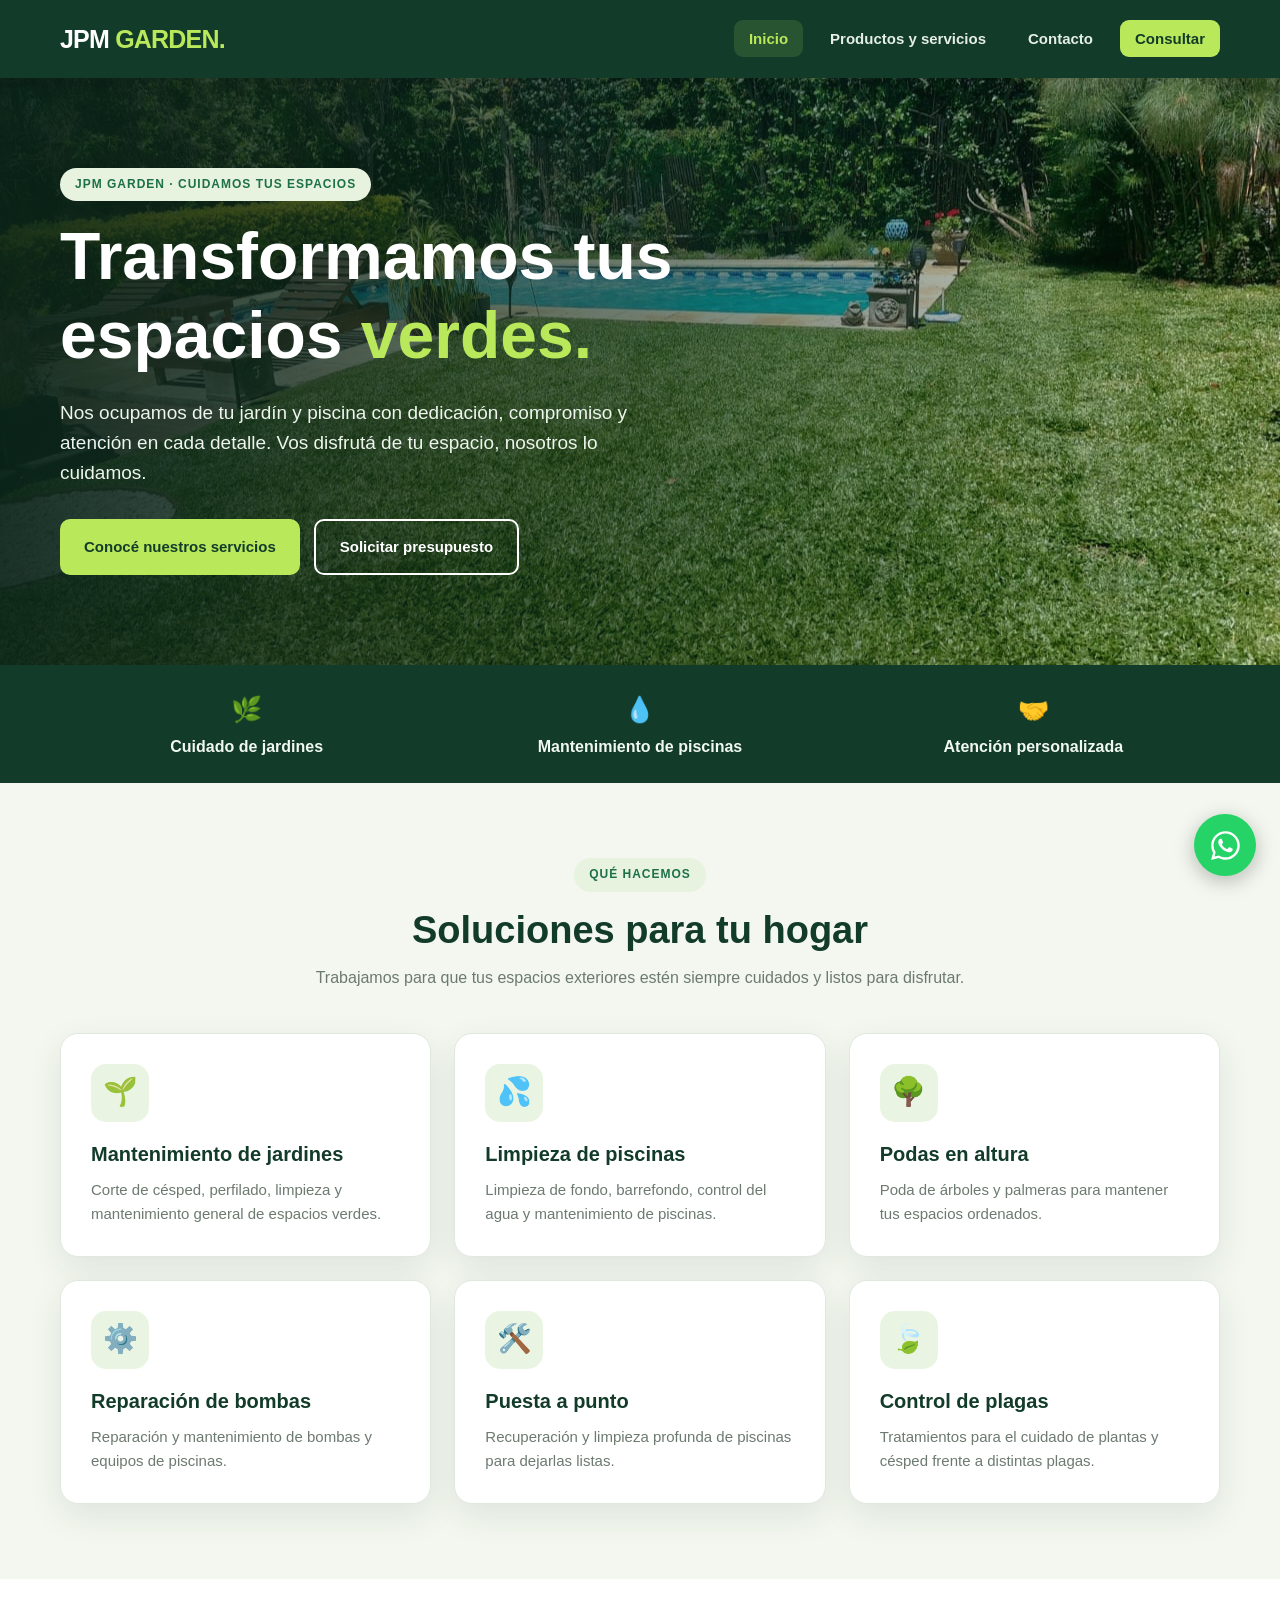
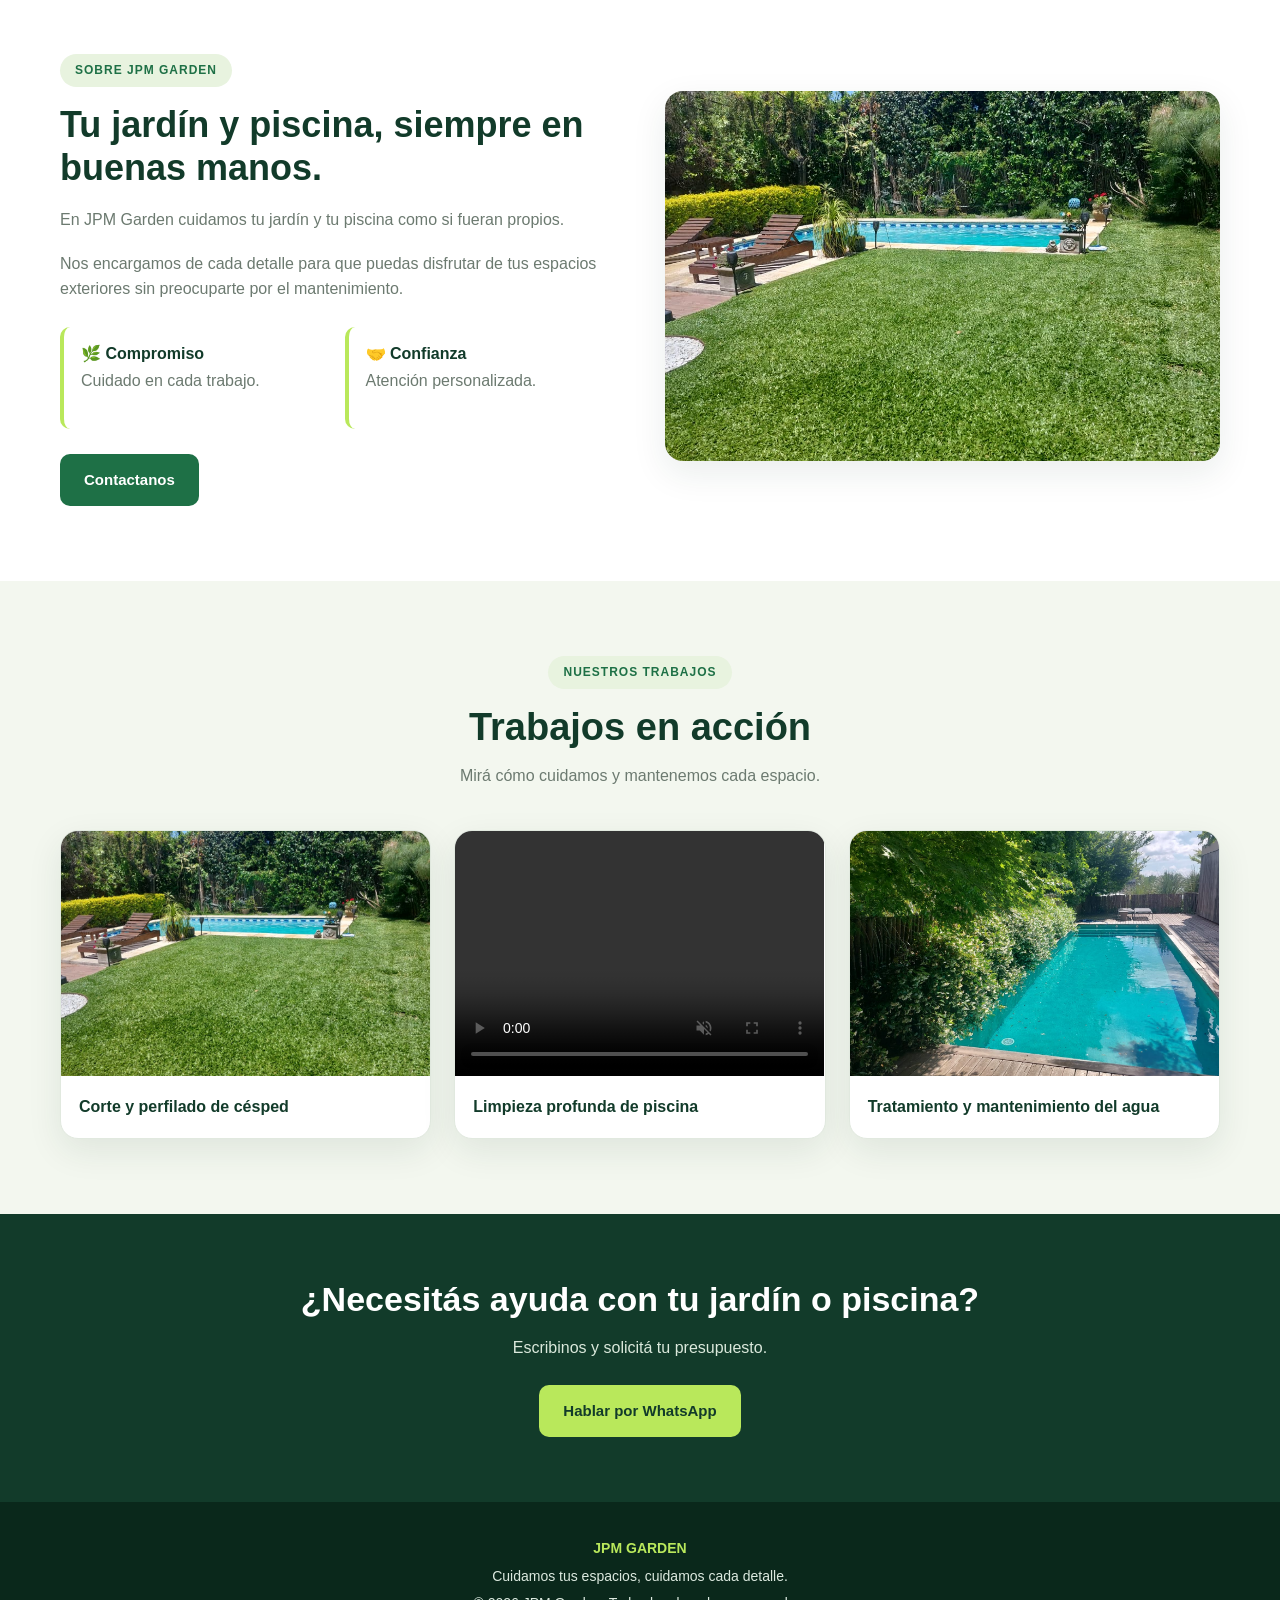
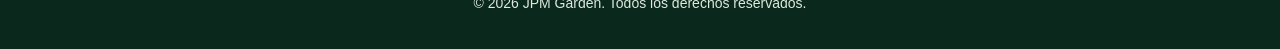
<file: Trabajo VSC Tomas Monteagudo/index.html>
<!DOCTYPE html>
<html lang="es">
<head>
    <meta charset="UTF-8">
    <meta name="viewport" content="width=device-width, initial-scale=1.0">
    <meta name="description" content="JPM Garden. Servicios profesionales de jardinería, mantenimiento de piscinas, podas y venta de productos.">
    <meta name="theme-color" content="#123b2a">
    <title>JPM Garden | Jardinería y mantenimiento de piscinas</title>
    <link rel="stylesheet" href="./Css/style.css">
</head>
<body>

<header>
    <div class="container navbar">
        <a href="./index.html" class="logo">JPM <span>GARDEN.</span></a>

        <nav>
            <ul>
                <li><a href="./index.html" class="activo">Inicio</a></li>
                <li><a href="./Pages/carrito.html">Productos y servicios</a></li>
                <li><a href="./Pages/contacto.html">Contacto</a></li>
                <li><a href="https://wa.me/5491141702978" target="_blank" rel="noopener noreferrer" class="nav-cta">Consultar</a></li>
            </ul>
        </nav>
    </div>
</header>

<main>

    <!-- PORTADA -->
    <section class="hero">
        <div class="hero-contenido">
            <span class="etiqueta">JPM GARDEN · CUIDAMOS TUS ESPACIOS</span>

            <h1>Transformamos tus espacios <span>verdes.</span></h1>

            <p>
                Nos ocupamos de tu jardín y piscina con dedicación,
                compromiso y atención en cada detalle.
                Vos disfrutá de tu espacio, nosotros lo cuidamos.
            </p>

            <div class="hero-botones">
                <a href="./Pages/carrito.html" class="btn btn-lima">
                    Conocé nuestros servicios
                </a>

                <a href="https://wa.me/5491141702978" target="_blank"
                   rel="noopener noreferrer" class="btn btn-outline">
                    Solicitar presupuesto
                </a>
            </div>
        </div>
    </section>

    <!-- BENEFICIOS -->
    <section class="beneficios">
        <div class="container beneficios-grid">
            <div class="beneficio">
                <span>🌿</span>
                Cuidado de jardines
            </div>
            <div class="beneficio">
                <span>💧</span>
                Mantenimiento de piscinas
            </div>
            <div class="beneficio">
                <span>🤝</span>
                Atención personalizada
            </div>
        </div>
    </section>

    <!-- SERVICIOS -->
    <section class="section">
        <div class="container">

            <div class="section-heading">
                <span class="etiqueta">QUÉ HACEMOS</span>
                <h2>Soluciones para tu hogar</h2>
                <p>
                    Trabajamos para que tus espacios exteriores
                    estén siempre cuidados y listos para disfrutar.
                </p>
            </div>

            <div class="grilla-servicios">

                <article class="servicio-card">
                    <div class="servicio-icono">🌱</div>
                    <h3>Mantenimiento de jardines</h3>
                    <p>
                        Corte de césped, perfilado, limpieza y
                        mantenimiento general de espacios verdes.
                    </p>
                </article>

                <article class="servicio-card">
                    <div class="servicio-icono">💦</div>
                    <h3>Limpieza de piscinas</h3>
                    <p>
                        Limpieza de fondo, barrefondo, control
                        del agua y mantenimiento de piscinas.
                    </p>
                </article>

                <article class="servicio-card">
                    <div class="servicio-icono">🌳</div>
                    <h3>Podas en altura</h3>
                    <p>
                        Poda de árboles y palmeras para mantener
                        tus espacios ordenados.
                    </p>
                </article>

                <article class="servicio-card">
                    <div class="servicio-icono">⚙️</div>
                    <h3>Reparación de bombas</h3>
                    <p>
                        Reparación y mantenimiento de bombas
                        y equipos de piscinas.
                    </p>
                </article>

                <article class="servicio-card">
                    <div class="servicio-icono">🛠️</div>
                    <h3>Puesta a punto</h3>
                    <p>
                        Recuperación y limpieza profunda de
                        piscinas para dejarlas listas.
                    </p>
                </article>

                <article class="servicio-card">
                    <div class="servicio-icono">🍃</div>
                    <h3>Control de plagas</h3>
                    <p>
                        Tratamientos para el cuidado de plantas
                        y césped frente a distintas plagas.
                    </p>
                </article>

            </div>
        </div>
    </section>

    <!-- NOSOTROS -->
    <section class="section section-light">
        <div class="container sobre-nosotros">

            <div>
                <span class="etiqueta">SOBRE JPM GARDEN</span>
                <h2>Tu jardín y piscina, siempre en buenas manos.</h2>

                <p>
                    En JPM Garden cuidamos tu jardín y tu piscina
                    como si fueran propios.
                </p>

                <p>
                    Nos encargamos de cada detalle para que puedas
                    disfrutar de tus espacios exteriores sin
                    preocuparte por el mantenimiento.
                </p>

                <div class="pilares">
                    <div class="pilar">
                        <h3>🌿 Compromiso</h3>
                        <p>Cuidado en cada trabajo.</p>
                    </div>

                    <div class="pilar">
                        <h3>🤝 Confianza</h3>
                        <p>Atención personalizada.</p>
                    </div>
                </div>

                <a href="./Pages/contacto.html" class="btn btn-verde">
                    Contactanos
                </a>
            </div>

            <div class="sobre-imagen">
                <img src="./Multimedia/jardin1.jpeg"
                     alt="Trabajo de mantenimiento de jardín realizado por JPM Garden">
            </div>

        </div>
    </section>

    <!-- GALERÍA -->
    <section class="section">
        <div class="container">

            <div class="section-heading">
                <span class="etiqueta">NUESTROS TRABAJOS</span>
                <h2>Trabajos en acción</h2>
                <p>
                    Mirá cómo cuidamos y mantenemos cada espacio.
                </p>
            </div>

            <div class="contenedor-trabajos">

                <article class="tarjeta-trabajo">
                    <img src="./Multimedia/jardin1.jpeg"
                         alt="Mantenimiento de jardín">
                    <p>Corte y perfilado de césped</p>
                </article>

                <article class="tarjeta-trabajo">
                    <video controls muted playsinline preload="metadata">
                        <source src="./Multimedia/piscina1.mp4" type="video/mp4">
                        Tu navegador no soporta videos.
                    </video>
                    <p>Limpieza profunda de piscina</p>
                </article>

                <article class="tarjeta-trabajo">
                    <img src="./Multimedia/piscina2.jpeg"
                         alt="Piscina lista para disfrutar">
                    <p>Tratamiento y mantenimiento del agua</p>
                </article>

            </div>
        </div>
    </section>

    <!-- LLAMADO A LA ACCIÓN -->
    <section class="cta">
        <div class="container">
            <h2>¿Necesitás ayuda con tu jardín o piscina?</h2>
            <p>Escribinos y solicitá tu presupuesto.</p>

            <a href="https://wa.me/5491141702978"
               target="_blank" rel="noopener noreferrer"
               class="btn btn-lima">
                Hablar por WhatsApp
            </a>
        </div>
    </section>

</main>

<footer>
    <p><strong>JPM GARDEN</strong></p>
    <p>Cuidamos tus espacios, cuidamos cada detalle.</p>
    <p>© 2026 JPM Garden. Todos los derechos reservados.</p>
</footer>

<a href="https://wa.me/5491141702978"
   class="btn-whatsapp-flotante"
   target="_blank"
   rel="noopener noreferrer"
   aria-label="Contactar por WhatsApp">

    <svg viewBox="0 0 32 32" aria-hidden="true">
        <path d="M16 2.93c-7.21 0-13.07 5.86-13.07 13.07 0 2.3.6 4.55 1.74 6.53L2.8 29.2l6.85-1.8c1.92 1.05 4.09 1.6 6.35 1.6 7.21 0 13.07-5.86 13.07-13.07S23.21 2.93 16 2.93zm0 23.86c-1.96 0-3.88-.53-5.56-1.52l-.4-.24-4.13 1.08 1.1-4.02-.26-.41a10.82 10.82 0 0 1-1.66-5.78c0-5.98 4.87-10.85 10.85-10.85 5.98 0 10.85 4.87 10.85 10.85 0 5.98-4.87 10.85-10.85 10.85zm5.95-8.13c-.33-.16-1.93-.95-2.23-1.06-.3-.11-.52-.16-.73.16-.22.33-.84 1.06-1.03 1.28-.19.22-.38.24-.71.08-.33-.16-1.38-.51-2.63-1.62-.97-.87-1.63-1.94-1.82-2.27-.19-.33-.02-.5.14-.67.15-.15.33-.38.49-.57.16-.19.22-.33.33-.54.11-.22.05-.41-.03-.57-.08-.16-.73-1.77-1-2.42-.26-.63-.53-.55-.73-.56h-.62c-.22 0-.57.08-.87.41-.3.33-1.14 1.11-1.14 2.71s1.17 3.15 1.33 3.37c.16.22 2.3 3.51 5.57 4.92.78.34 1.39.54 1.86.69.78.25 1.49.21 2.05.13.63-.09 1.93-.79 2.2-1.55.27-.76.27-1.41.19-1.55-.08-.14-.3-.22-.63-.38z"/>
    </svg>
</a>

</body>
</html>
</file>
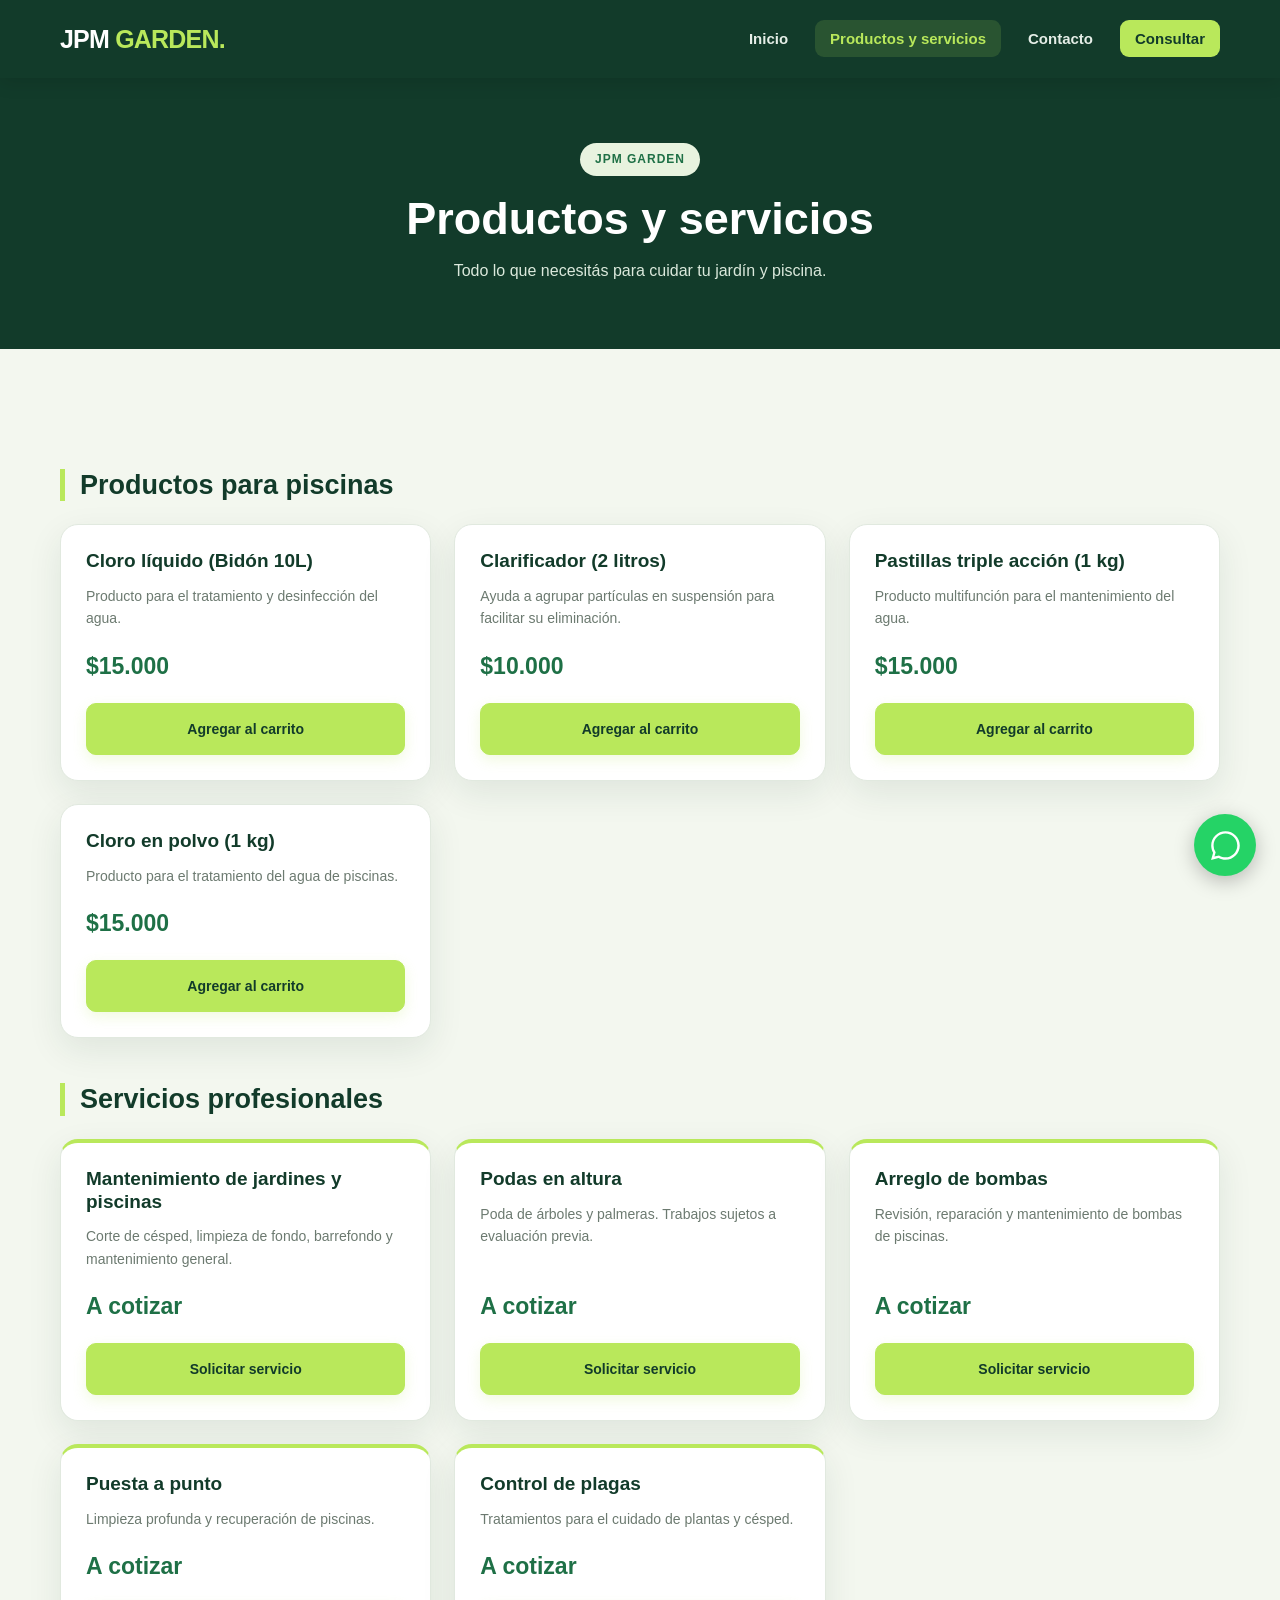
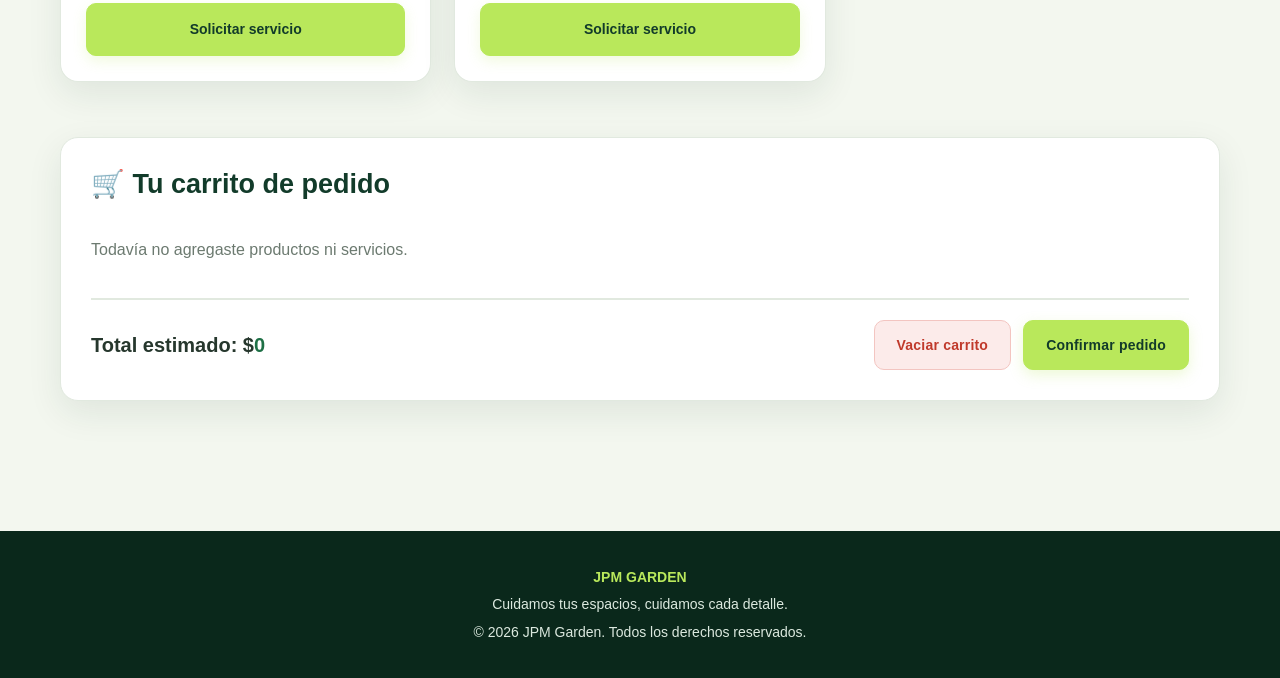
<file: Trabajo VSC Tomas Monteagudo/Pages/carrito.html>
<!DOCTYPE html>
<html lang="es">
<head>
    <meta charset="UTF-8">
    <meta name="viewport" content="width=device-width, initial-scale=1.0">
    <meta name="description" content="Productos para piscinas y servicios de JPM Garden.">
    <title>Productos y servicios | JPM Garden</title>
    <link rel="stylesheet" href="../Css/style.css">
    <script src="../Js/carrito.js" defer></script>
</head>
<body>

<header>
    <div class="container navbar">
        <a href="../index.html" class="logo">JPM <span>GARDEN.</span></a>
        <nav>
            <ul>
                <li><a href="../index.html">Inicio</a></li>
                <li><a href="./carrito.html" class="activo">Productos y servicios</a></li>
                <li><a href="./contacto.html">Contacto</a></li>
                <li><a href="https://wa.me/5491141702978" class="nav-cta" target="_blank" rel="noopener noreferrer">Consultar</a></li>
            </ul>
        </nav>
    </div>
</header>

<main>
    <section class="page-header">
        <div class="container">
            <span class="etiqueta">JPM GARDEN</span>
            <h1>Productos y servicios</h1>
            <p>Todo lo que necesitás para cuidar tu jardín y piscina.</p>
        </div>
    </section>

    <section class="section">
        <div class="container">

            <h2 class="titulo-seccion">Productos para piscinas</h2>

            <div class="grilla-items">

                <article class="tarjeta">
                    <h3>Cloro líquido (Bidón 10L)</h3>
                    <p>Producto para el tratamiento y desinfección del agua.</p>
                    <span class="precio">$15.000</span>
                    <button type="button" data-nombre="Cloro líquido 10L" data-precio="15000">
                        Agregar al carrito
                    </button>
                </article>

                <article class="tarjeta">
                    <h3>Clarificador (2 litros)</h3>
                    <p>Ayuda a agrupar partículas en suspensión para facilitar su eliminación.</p>
                    <span class="precio">$10.000</span>
                    <button type="button" data-nombre="Clarificador 2L" data-precio="10000">
                        Agregar al carrito
                    </button>
                </article>

                <article class="tarjeta">
                    <h3>Pastillas triple acción (1 kg)</h3>
                    <p>Producto multifunción para el mantenimiento del agua.</p>
                    <span class="precio">$15.000</span>
                    <button type="button" data-nombre="Pastillas triple acción 1kg" data-precio="15000">
                        Agregar al carrito
                    </button>
                </article>

                <article class="tarjeta">
                    <h3>Cloro en polvo (1 kg)</h3>
                    <p>Producto para el tratamiento del agua de piscinas.</p>
                    <span class="precio">$15.000</span>
                    <button type="button" data-nombre="Cloro en polvo 1kg" data-precio="15000">
                        Agregar al carrito
                    </button>
                </article>

            </div>

            <h2 class="titulo-seccion">Servicios profesionales</h2>

            <div class="grilla-items">

                <article class="tarjeta servicio">
                    <h3>Mantenimiento de jardines y piscinas</h3>
                    <p>Corte de césped, limpieza de fondo, barrefondo y mantenimiento general.</p>
                    <span class="precio">A cotizar</span>
                    <button type="button" data-nombre="Mantenimiento de jardines y piscinas" data-precio="0">
                        Solicitar servicio
                    </button>
                </article>

                <article class="tarjeta servicio">
                    <h3>Podas en altura</h3>
                    <p>Poda de árboles y palmeras. Trabajos sujetos a evaluación previa.</p>
                    <span class="precio">A cotizar</span>
                    <button type="button" data-nombre="Podas en altura" data-precio="0">
                        Solicitar servicio
                    </button>
                </article>

                <article class="tarjeta servicio">
                    <h3>Arreglo de bombas</h3>
                    <p>Revisión, reparación y mantenimiento de bombas de piscinas.</p>
                    <span class="precio">A cotizar</span>
                    <button type="button" data-nombre="Arreglo de bombas" data-precio="0">
                        Solicitar servicio
                    </button>
                </article>

                <article class="tarjeta servicio">
                    <h3>Puesta a punto</h3>
                    <p>Limpieza profunda y recuperación de piscinas.</p>
                    <span class="precio">A cotizar</span>
                    <button type="button" data-nombre="Puesta a punto" data-precio="0">
                        Solicitar servicio
                    </button>
                </article>

                <article class="tarjeta servicio">
                    <h3>Control de plagas</h3>
                    <p>Tratamientos para el cuidado de plantas y césped.</p>
                    <span class="precio">A cotizar</span>
                    <button type="button" data-nombre="Control de plagas" data-precio="0">
                        Solicitar servicio
                    </button>
                </article>

            </div>

            <section class="resumen-carrito" id="mi-carrito">
                <h2>🛒 Tu carrito de pedido</h2>

                <ul id="lista-carrito">
                    <li class="vacio">Todavía no agregaste productos ni servicios.</li>
                </ul>

                <div class="total-contenedor">
                    <strong>Total estimado: $<span id="total-precio">0</span></strong>

                    <div class="botones-carrito">
                        <button type="button" class="btn-vaciar" id="vaciar-carrito">
                            Vaciar carrito
                        </button>

                        <button type="button" class="btn-finalizar" id="confirmar-pedido">
                            Confirmar pedido
                        </button>
                    </div>
                </div>

                <form id="formulario-pedido" class="formulario-contacto" hidden>
                    <h3>Datos para tu pedido</h3>

                    <div class="campo">
                        <label for="nombre-pedido">Nombre y apellido</label>
                        <input type="text" id="nombre-pedido" required maxlength="100" placeholder="Tu nombre">
                    </div>

                    <div class="campo">
                        <label for="celular-pedido">Celular</label>
                        <input type="tel" id="celular-pedido" required maxlength="30" placeholder="11 1234 5678">
                    </div>

                    <div class="campo">
                        <label for="zona-pedido">Localidad o zona</label>
                        <input type="text" id="zona-pedido" required maxlength="100" placeholder="Tu localidad">
                    </div>

                    <button type="submit" class="btn btn-verde" style="width:100%">
                        Enviar pedido por WhatsApp
                    </button>
                </form>
            </section>

        </div>
    </section>
</main>

<footer>
    <p><strong>JPM GARDEN</strong></p>
    <p>Cuidamos tus espacios, cuidamos cada detalle.</p>
    <p>© 2026 JPM Garden. Todos los derechos reservados.</p>
</footer>

<a href="https://wa.me/5491141702978" class="btn-whatsapp-flotante"
   target="_blank" rel="noopener noreferrer" aria-label="WhatsApp">
    <svg viewBox="0 0 32 32" aria-hidden="true">
        <path d="M16 2.93c-7.21 0-13.07 5.86-13.07 13.07 0 2.3.6 4.55 1.74 6.53L2.8 29.2l6.85-1.8c1.92 1.05 4.09 1.6 6.35 1.6 7.21 0 13.07-5.86 13.07-13.07S23.21 2.93 16 2.93zm0 23.86c-1.96 0-3.88-.53-5.56-1.52l-.4-.24-4.13 1.08 1.1-4.02-.26-.41a10.82 10.82 0 0 1-1.66-5.78c0-5.98 4.87-10.85 10.85-10.85 5.98 0 10.85 4.87 10.85 10.85 0 5.98-4.87 10.85-10.85 10.85z"/>
    </svg>
</a>

</body>
</html>
</file>
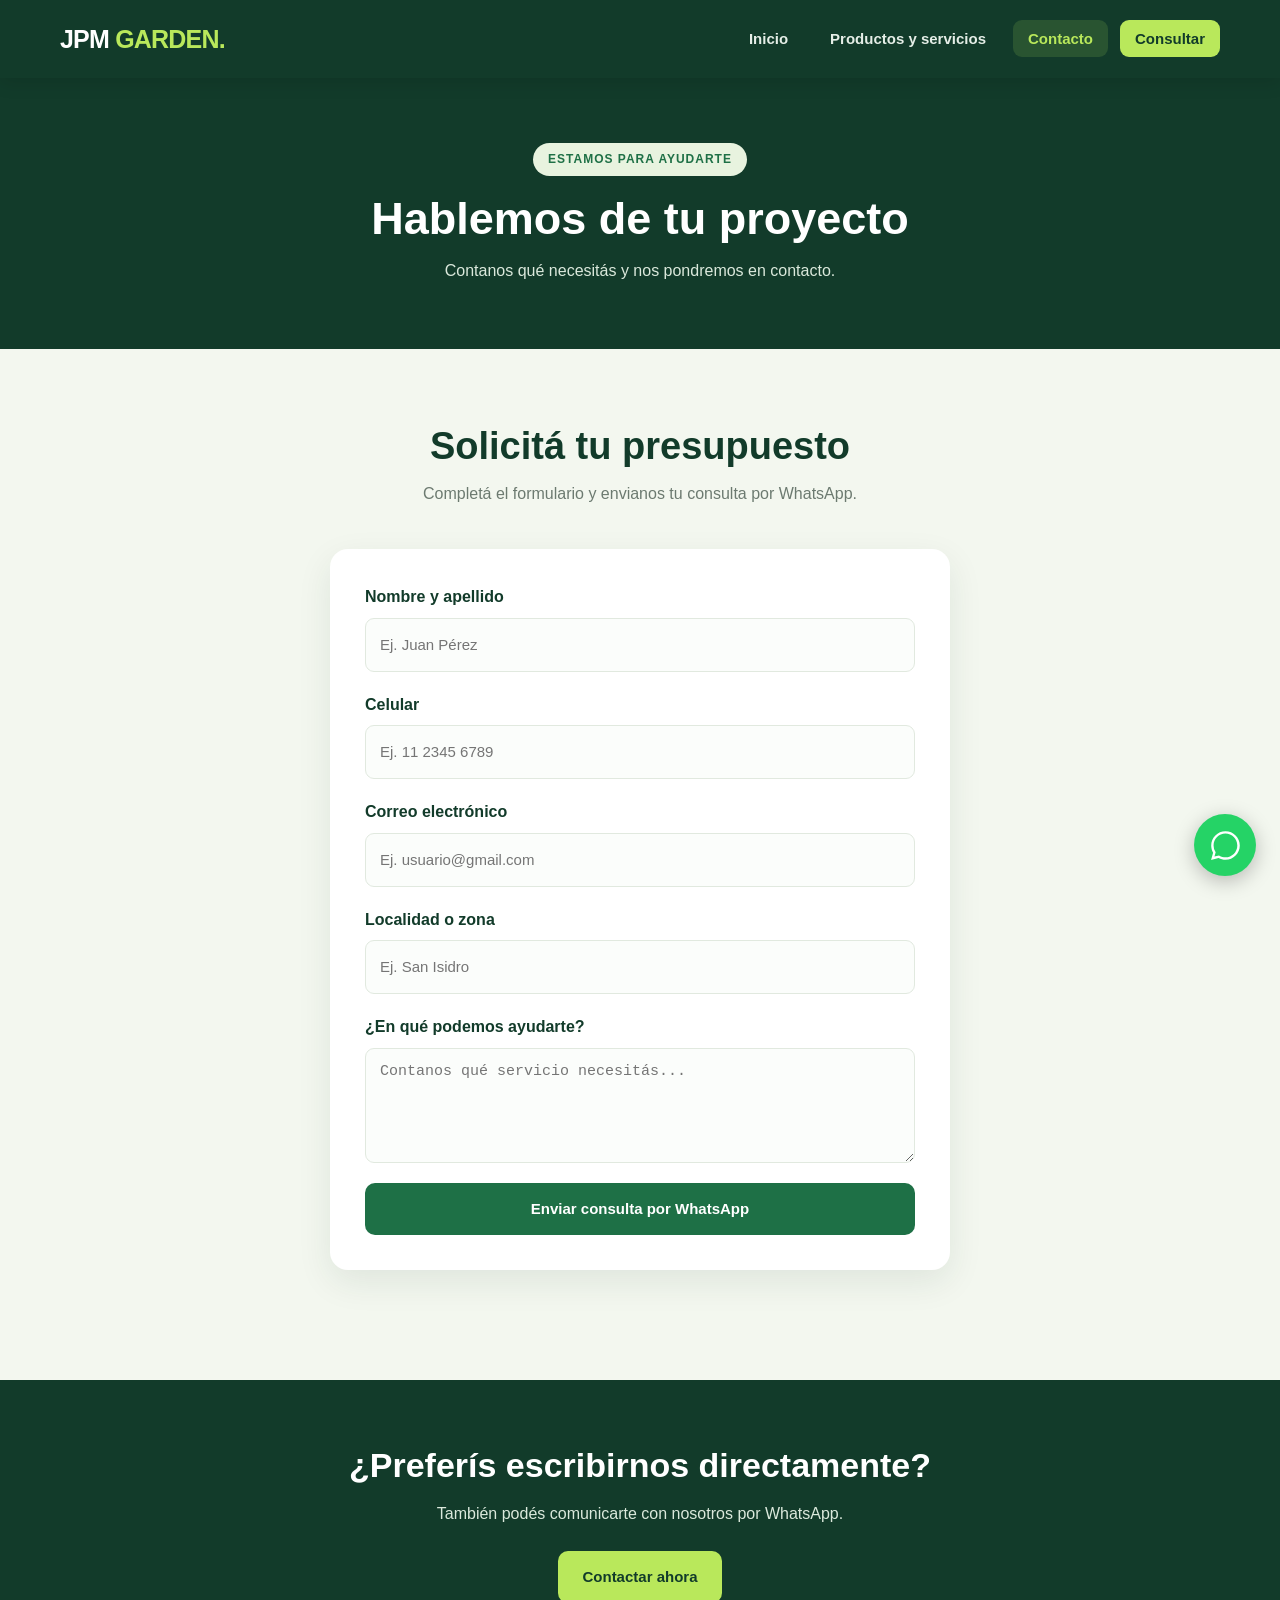
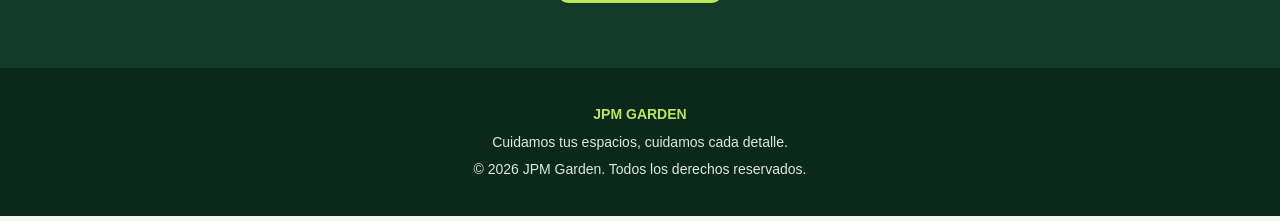
<file: Trabajo VSC Tomas Monteagudo/Pages/contacto.html>
<!DOCTYPE html>
<html lang="es">
<head>
    <meta charset="UTF-8">
    <meta name="viewport" content="width=device-width, initial-scale=1.0">
    <meta name="description" content="Contactate con JPM Garden para solicitar presupuestos de jardinería y piscinas.">
    <title>Contacto | JPM Garden</title>
    <link rel="stylesheet" href="../Css/style.css">
    <script src="../Js/contacto.js" defer></script>
</head>
<body>

<header>
    <div class="container navbar">
        <a href="../index.html" class="logo">JPM <span>GARDEN.</span></a>

        <nav>
            <ul>
                <li><a href="../index.html">Inicio</a></li>
                <li><a href="./carrito.html">Productos y servicios</a></li>
                <li><a href="./contacto.html" class="activo">Contacto</a></li>
                <li><a href="https://wa.me/5491141702978" class="nav-cta" target="_blank" rel="noopener noreferrer">Consultar</a></li>
            </ul>
        </nav>
    </div>
</header>

<main>
    <section class="page-header">
        <div class="container">
            <span class="etiqueta">ESTAMOS PARA AYUDARTE</span>
            <h1>Hablemos de tu proyecto</h1>
            <p>Contanos qué necesitás y nos pondremos en contacto.</p>
        </div>
    </section>

    <section class="section">
        <div class="container">

            <div class="section-heading">
                <h2>Solicitá tu presupuesto</h2>
                <p>Completá el formulario y envianos tu consulta por WhatsApp.</p>
            </div>

            <form class="formulario-contacto" id="formulario-contacto">

                <div class="campo">
                    <label for="nombre">Nombre y apellido</label>
                    <input type="text" id="nombre" maxlength="100"
                           placeholder="Ej. Juan Pérez" required>
                </div>

                <div class="campo">
                    <label for="celular">Celular</label>
                    <input type="tel" id="celular" maxlength="30"
                           placeholder="Ej. 11 2345 6789" required>
                </div>

                <div class="campo">
                    <label for="gmail">Correo electrónico</label>
                    <input type="email" id="gmail" maxlength="150"
                           placeholder="Ej. usuario@gmail.com" required>
                </div>

                <div class="campo">
                    <label for="zona">Localidad o zona</label>
                    <input type="text" id="zona" maxlength="100"
                           placeholder="Ej. San Isidro" required>
                </div>

                <div class="campo">
                    <label for="mensaje">¿En qué podemos ayudarte?</label>
                    <textarea id="mensaje" rows="5" maxlength="1000"
                              placeholder="Contanos qué servicio necesitás..."></textarea>
                </div>

                <button type="submit" class="btn btn-verde btn-enviar">
                    Enviar consulta por WhatsApp
                </button>

            </form>

        </div>
    </section>

    <section class="cta">
        <div class="container">
            <h2>¿Preferís escribirnos directamente?</h2>
            <p>También podés comunicarte con nosotros por WhatsApp.</p>

            <a href="https://wa.me/5491141702978"
               class="btn btn-lima"
               target="_blank" rel="noopener noreferrer">
                Contactar ahora
            </a>
        </div>
    </section>
</main>

<footer>
    <p><strong>JPM GARDEN</strong></p>
    <p>Cuidamos tus espacios, cuidamos cada detalle.</p>
    <p>© 2026 JPM Garden. Todos los derechos reservados.</p>
</footer>

<a href="https://wa.me/5491141702978"
   class="btn-whatsapp-flotante"
   target="_blank"
   rel="noopener noreferrer"
   aria-label="WhatsApp">

    <svg viewBox="0 0 32 32" aria-hidden="true">
        <path d="M16 2.93c-7.21 0-13.07 5.86-13.07 13.07 0 2.3.6 4.55 1.74 6.53L2.8 29.2l6.85-1.8c1.92 1.05 4.09 1.6 6.35 1.6 7.21 0 13.07-5.86 13.07-13.07S23.21 2.93 16 2.93zm0 23.86c-1.96 0-3.88-.53-5.56-1.52l-.4-.24-4.13 1.08 1.1-4.02-.26-.41a10.82 10.82 0 0 1-1.66-5.78c0-5.98 4.87-10.85 10.85-10.85 5.98 0 10.85 4.87 10.85 10.85 0 5.98-4.87 10.85-10.85 10.85z"/>
    </svg>
</a>

</body>
</html>
</file>
<file: Trabajo VSC Tomas Monteagudo/Css/style.css>
/* =========================================
   JPM GARDEN | IDENTIDAD VISUAL
========================================= */

:root {
    --dark: #123b2a;
    --green: #1e7046;
    --lime: #b9e85b;
    --light: #f3f7ef;
    --white: #ffffff;
    --text: #26372d;
    --muted: #6c7a70;
    --border: #e1e9df;
    --shadow: 0 12px 35px rgba(18, 59, 42, .09);
    --radius: 18px;
}

* {
    margin: 0;
    padding: 0;
    box-sizing: border-box;
}

html {
    scroll-behavior: smooth;
}

body {
    font-family: 'Segoe UI', Arial, sans-serif;
    background: var(--light);
    color: var(--text);
    line-height: 1.6;
}

a {
    color: inherit;
}

img, video {
    max-width: 100%;
}

button, input {
    font: inherit;
}

button {
    cursor: pointer;
}

.container {
    width: min(1160px, 92%);
    margin: auto;
}

main {
    width: 100%;
    max-width: none;
    margin: 0 auto;
    padding: 0;
    background: transparent;
    border-radius: 0;
    box-shadow: none;
    text-align: left;
}

h1, h2, h3 {
    line-height: 1.2;
    color: var(--dark);
}

.section {
    padding: 75px 0;
}

.section-light {
    background: white;
}

.section-heading {
    text-align: center;
    max-width: 700px;
    margin: 0 auto 42px;
}

.section-heading h2 {
    font-size: clamp(28px, 4vw, 38px);
    margin-bottom: 12px;
}

.section-heading p {
    color: var(--muted);
    font-size: 16px;
}

.etiqueta {
    display: inline-block;
    color: var(--green);
    background: #e8f3df;
    padding: 7px 15px;
    border-radius: 30px;
    font-weight: 800;
    font-size: 12px;
    letter-spacing: 1px;
    text-transform: uppercase;
    margin-bottom: 16px;
}

/* =========================================
   NAVEGACIÓN
========================================= */

header {
    background: var(--dark);
    position: sticky;
    top: 0;
    z-index: 1000;
    box-shadow: 0 4px 18px rgba(0,0,0,.12);
}

.navbar {
    min-height: 78px;
    display: flex;
    align-items: center;
    justify-content: space-between;
    gap: 25px;
}

.logo {
    text-decoration: none;
    color: white;
    font-size: 25px;
    font-weight: 900;
    letter-spacing: -.8px;
}

.logo span {
    color: var(--lime);
}

nav ul {
    list-style: none;
    display: flex;
    align-items: center;
    gap: 12px;
}

nav a {
    text-decoration: none;
    color: #e5eee7;
    font-size: 15px;
    font-weight: 700;
    padding: 10px 15px;
    border-radius: 9px;
    transition: .25s;
}

nav a:hover,
nav a.activo {
    background: rgba(185,232,91,.14);
    color: var(--lime);
}

.nav-cta {
    background: var(--lime);
    color: var(--dark) !important;
}

.nav-cta:hover {
    background: white;
    color: var(--dark) !important;
}

/* =========================================
   BOTONES GENERALES
========================================= */

.btn {
    display: inline-flex;
    justify-content: center;
    align-items: center;
    gap: 8px;
    padding: 14px 24px;
    border: none;
    border-radius: 10px;
    text-decoration: none;
    font-size: 15px;
    font-weight: 800;
    transition: .25s;
}

.btn:hover {
    transform: translateY(-3px);
}

.btn-verde {
    background: var(--green);
    color: white;
}

.btn-verde:hover {
    background: var(--dark);
}

.btn-lima {
    background: var(--lime);
    color: var(--dark);
}

.btn-lima:hover {
    background: white;
}

.btn-outline {
    border: 2px solid white;
    color: white;
    background: transparent;
}

.btn-outline:hover {
    background: white;
    color: var(--dark);
}

/* =========================================
   PORTADA / HERO
========================================= */

.hero {
    min-height: 570px;
    display: flex;
    align-items: center;
    color: white;
    background:
        linear-gradient(90deg, rgba(9,35,23,.92), rgba(9,35,23,.58), rgba(9,35,23,.12)),
        url("../Multimedia/jardin1.jpeg") center/cover no-repeat;
}

.hero-contenido {
    width: min(1160px, 92%);
    margin: auto;
    padding: 90px 0;
}

.hero h1 {
    color: white;
    max-width: 760px;
    font-size: clamp(38px, 6vw, 66px);
    font-weight: 900;
    margin-bottom: 22px;
}

.hero h1 span {
    color: var(--lime);
}

.hero p {
    max-width: 620px;
    font-size: 19px;
    color: #edf5ec;
    margin-bottom: 30px;
}

.hero-botones {
    display: flex;
    flex-wrap: wrap;
    gap: 14px;
}

/* =========================================
   FRANJA DE BENEFICIOS
========================================= */

.beneficios {
    background: var(--dark);
    color: white;
    padding: 24px 0;
}

.beneficios-grid {
    display: grid;
    grid-template-columns: repeat(3, 1fr);
    gap: 20px;
    text-align: center;
}

.beneficio {
    font-weight: 700;
    color: #f1f8ef;
}

.beneficio span {
    display: block;
    color: var(--lime);
    font-size: 25px;
    margin-bottom: 5px;
}

/* =========================================
   SERVICIOS
========================================= */

.grilla-servicios {
    display: grid;
    grid-template-columns: repeat(3, 1fr);
    gap: 23px;
}

.servicio-card {
    padding: 30px;
    background: white;
    border: 1px solid var(--border);
    border-radius: var(--radius);
    box-shadow: var(--shadow);
    transition: .3s;
}

.servicio-card:hover {
    transform: translateY(-7px);
    border-color: var(--lime);
}

.servicio-icono {
    width: 58px;
    height: 58px;
    display: grid;
    place-items: center;
    background: #eaf4e3;
    border-radius: 15px;
    font-size: 28px;
    margin-bottom: 20px;
}

.servicio-card h3 {
    font-size: 20px;
    margin-bottom: 12px;
}

.servicio-card p {
    color: var(--muted);
    font-size: 15px;
}

/* =========================================
   SOBRE NOSOTROS
========================================= */

.sobre-nosotros {
    display: grid;
    grid-template-columns: 1fr 1fr;
    align-items: center;
    gap: 50px;
}

.sobre-nosotros h2 {
    font-size: 36px;
    margin-bottom: 18px;
}

.sobre-nosotros p {
    color: var(--muted);
    margin-bottom: 18px;
}

.sobre-imagen img {
    width: 100%;
    height: 370px;
    object-fit: cover;
    border-radius: var(--radius);
    box-shadow: var(--shadow);
}

.pilares {
    display: grid;
    grid-template-columns: repeat(2, 1fr);
    gap: 14px;
    margin: 25px 0;
}

.pilar {
    background: white;
    padding: 17px;
    border-left: 4px solid var(--lime);
    border-radius: 10px;
}

.pilar h3 {
    font-size: 16px;
    margin-bottom: 5px;
}

/* =========================================
   GALERÍA
========================================= */

.galeria {
    margin: 0;
    padding: 0;
    border: none;
    text-align: left;
}

.contenedor-trabajos {
    display: grid;
    grid-template-columns: repeat(3, 1fr);
    gap: 23px;
    margin-top: 30px;
}

.tarjeta-trabajo {
    background: white;
    border: 1px solid var(--border);
    border-radius: var(--radius);
    overflow: hidden;
    box-shadow: var(--shadow);
    transition: .3s;
}

.tarjeta-trabajo:hover {
    transform: translateY(-6px);
}

.tarjeta-trabajo img,
.tarjeta-trabajo video {
    display: block;
    width: 100%;
    height: 245px;
    object-fit: cover;
}

.tarjeta-trabajo p {
    padding: 18px;
    font-weight: 800;
    color: var(--dark);
}

/* =========================================
   ENCABEZADOS DE PÁGINAS
========================================= */

.page-header {
    background: var(--dark);
    padding: 65px 0;
    text-align: center;
    color: white;
}

.page-header h1 {
    color: white;
    font-size: clamp(32px, 5vw, 45px);
    margin-bottom: 12px;
}

.page-header p {
    color: #dbe9dc;
}

/* =========================================
   CATÁLOGO DE PRODUCTOS Y SERVICIOS
========================================= */

.titulo-seccion {
    color: var(--dark);
    font-size: 27px;
    margin: 45px 0 23px;
    padding-left: 15px;
    border-left: 5px solid var(--lime);
}

.grilla-items {
    display: grid;
    grid-template-columns: repeat(3, 1fr);
    gap: 23px;
}

.tarjeta {
    background: white;
    border: 1px solid var(--border);
    border-radius: var(--radius);
    padding: 25px;
    display: flex;
    flex-direction: column;
    box-shadow: var(--shadow);
    transition: .3s;
}

.tarjeta:hover {
    transform: translateY(-6px);
}

.tarjeta h3 {
    font-size: 19px;
    margin-bottom: 12px;
}

.tarjeta p {
    font-size: 14px;
    color: var(--muted);
    flex-grow: 1;
    margin-bottom: 18px;
}

.precio {
    font-size: 23px;
    color: var(--green);
    font-weight: 900;
    margin-bottom: 18px;
}

/* BOTONES DE PRODUCTOS Y SERVICIOS */

.tarjeta button {
    width: 100%;
    padding: 14px 20px;
    background: var(--lime);
    color: var(--dark);
    border: 1px solid var(--lime);
    border-radius: 10px;
    font-size: 14px;
    font-weight: 800;
    transition: all .3s ease;
    box-shadow: 0 5px 14px rgba(185,232,91,.20);
}

.tarjeta button:hover {
    background: var(--green);
    color: white;
    border-color: var(--green);
    transform: translateY(-3px);
    box-shadow: 0 6px 15px rgba(30,112,70,.2);
}

.tarjeta button:active {
    transform: scale(.97);
}

.tarjeta.servicio {
    border-top: 4px solid var(--lime);
}

/* =========================================
   CARRITO
========================================= */

.resumen-carrito {
    background: white;
    border: 1px solid var(--border);
    border-radius: var(--radius);
    padding: 30px;
    margin: 55px 0;
    box-shadow: var(--shadow);
}

.resumen-carrito h2 {
    font-size: 27px;
    margin-bottom: 22px;
}

#lista-carrito {
    list-style: none;
    margin: 20px 0;
}

.item-carrito {
    display: flex;
    justify-content: space-between;
    align-items: center;
    gap: 15px;
    padding: 15px 0;
    border-bottom: 1px solid var(--border);
}

.item-info strong {
    display: block;
    color: var(--dark);
}

.item-info small {
    color: var(--muted);
}

.item-acciones {
    display: flex;
    align-items: center;
    flex-wrap: wrap;
    gap: 9px;
}

.item-acciones button {
    padding: 7px 11px;
    border-radius: 7px;
    border: none;
    background: var(--green);
    color: white;
    font-weight: 800;
    cursor: pointer;
    transition: .25s;
}

.item-acciones button:hover {
    background: var(--dark);
    transform: translateY(-2px);
}

.btn-eliminar {
    background: #fcebea !important;
    color: #c0392b !important;
    border: 1px solid #f3c5c1 !important;
    padding: 9px 14px !important;
    border-radius: 9px !important;
    font-weight: 800;
    transition: .3s;
}

.btn-eliminar:hover {
    background: #c0392b !important;
    color: white !important;
    transform: translateY(-2px);
}

.vacio {
    color: var(--muted);
    padding: 15px 0;
}

.total-contenedor {
    display: flex;
    justify-content: space-between;
    align-items: center;
    flex-wrap: wrap;
    gap: 15px;
    border-top: 2px solid var(--border);
    padding-top: 20px;
    font-size: 20px;
}

#total-precio {
    color: var(--green);
    font-weight: 900;
}

/* BOTONES VACIAR Y CONFIRMAR */

.botones-carrito {
    display: flex;
    gap: 12px;
    flex-wrap: wrap;
}

.btn-vaciar,
.btn-finalizar {
    padding: 13px 22px;
    border: none;
    border-radius: 10px;
    font-size: 14px;
    font-weight: 800;
    cursor: pointer;
    transition: all .3s ease;
    letter-spacing: .2px;
}

/* VACIAR CARRITO */

.btn-vaciar {
    background: #fcebea;
    color: #c0392b;
    border: 1px solid #f3c5c1;
}

.btn-vaciar:hover {
    background: #c0392b;
    color: white;
    border-color: #c0392b;
    transform: translateY(-3px);
    box-shadow: 0 6px 15px rgba(192,57,43,.18);
}

/* CONFIRMAR PEDIDO */

.btn-finalizar {
    background: var(--lime);
    color: var(--dark);
    border: 1px solid var(--lime);
    box-shadow: 0 5px 14px rgba(185,232,91,.25);
}

.btn-finalizar:hover {
    background: var(--green);
    color: white;
    border-color: var(--green);
    transform: translateY(-3px);
    box-shadow: 0 6px 15px rgba(30,112,70,.2);
}

.btn-vaciar:active,
.btn-finalizar:active {
    transform: scale(.97);
}

/* =========================================
   FORMULARIOS
========================================= */

.formulario-contacto {
    max-width: 620px;
    margin: 35px auto;
    padding: 35px;
    background: white;
    border-radius: var(--radius);
    box-shadow: var(--shadow);
}

.campo {
    display: flex;
    flex-direction: column;
    gap: 8px;
    margin-bottom: 20px;
}

.campo label {
    color: var(--dark);
    font-weight: 800;
}

.campo input,
.campo textarea {
    width: 100%;
    padding: 14px;
    border: 1px solid var(--border);
    border-radius: 9px;
    background: #fbfdfb;
    outline: none;
    font-size: 15px;
}

.campo input:focus,
.campo textarea:focus {
    border-color: var(--green);
    box-shadow: 0 0 0 3px rgba(30,112,70,.12);
}

.btn-enviar {
    width: 100%;
    background: var(--green);
    color: white;
}

/* =========================================
   LLAMADO A LA ACCIÓN
========================================= */

.cta {
    background: var(--dark);
    color: white;
    text-align: center;
    padding: 65px 20px;
}

.cta h2 {
    color: white;
    font-size: 34px;
    margin-bottom: 15px;
}

.cta p {
    color: #dbe9dc;
    margin-bottom: 25px;
}

/* =========================================
   PIE DE PÁGINA
========================================= */

footer {
    background: #0a281b;
    color: #dce9df;
    text-align: center;
    padding: 30px 15px;
}

footer strong {
    color: var(--lime);
}

footer p {
    font-size: 14px;
    margin: 5px 0;
}

/* =========================================
   WHATSAPP
========================================= */

.btn-whatsapp-flotante {
    position: fixed;
    bottom: 24px;
    right: 24px;
    width: 62px;
    height: 62px;
    background: #25D366;
    border-radius: 50%;
    display: flex;
    align-items: center;
    justify-content: center;
    box-shadow: 0 5px 20px rgba(0,0,0,.25);
    z-index: 2000;
    transition: .3s;
}

.btn-whatsapp-flotante:hover {
    transform: scale(1.12);
}

.btn-whatsapp-flotante svg {
    width: 35px;
    height: 35px;
    fill: white;
}

/* =========================================
   RESPONSIVE
========================================= */

@media (max-width: 850px) {
    .grilla-servicios,
    .grilla-items,
    .contenedor-trabajos {
        grid-template-columns: repeat(2, 1fr);
    }

    .sobre-nosotros {
        grid-template-columns: 1fr;
    }

    .sobre-imagen {
        order: -1;
    }
}

@media (max-width: 600px) {
    .navbar {
        flex-direction: column;
        padding: 15px 0;
        gap: 10px;
    }

    nav ul {
        gap: 4px;
        justify-content: center;
        flex-wrap: wrap;
    }

    nav a {
        padding: 8px 10px;
        font-size: 13px;
    }

    .hero {
        min-height: 520px;
        background-position: 60% center;
    }

    .hero-contenido {
        padding: 65px 0;
    }

    .hero p {
        font-size: 16px;
    }

    .hero-botones {
        flex-direction: column;
        align-items: stretch;
    }

    .beneficios-grid {
        grid-template-columns: 1fr;
        gap: 17px;
    }

    .section {
        padding: 55px 0;
    }

    .grilla-servicios,
    .grilla-items,
    .contenedor-trabajos,
    .pilares {
        grid-template-columns: 1fr;
    }

    .sobre-imagen img {
        height: 250px;
    }

    .formulario-contacto,
    .resumen-carrito {
        padding: 22px;
    }

    .item-carrito {
        align-items: flex-start;
        flex-direction: column;
    }

    .total-contenedor {
        flex-direction: column;
        align-items: stretch;
    }

    .botones-carrito {
        flex-direction: column;
        width: 100%;
    }

    .botones-carrito button {
        width: 100%;
    }

    .btn-whatsapp-flotante {
        width: 56px;
        height: 56px;
        bottom: 17px;
        right: 17px;
    }
}
</file>
